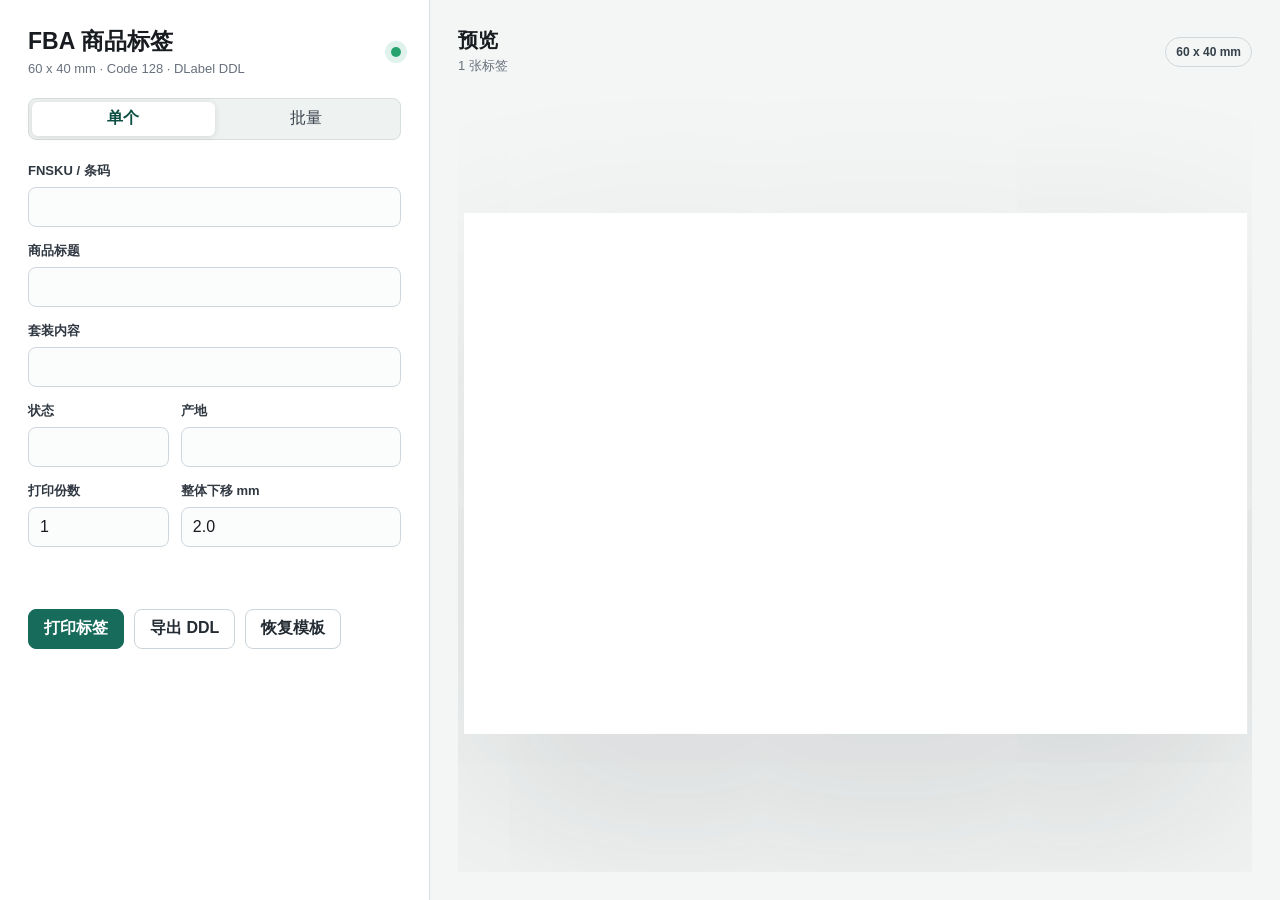
<file: amazon-fba-label-tool-web-blank/index.html>
<!doctype html>
<html lang="zh-CN">
  <head>
    <meta charset="utf-8" />
    <meta name="viewport" content="width=device-width, initial-scale=1" />
    <title>Amazon FBA 商品标签工具</title>
    <meta
      name="description"
      content="在线生成美国 Amazon FBA 商品标签，支持 FNSKU Code 128 条码、60 x 40 mm 打印、批量输入和 DLabel DDL 导出。"
    />
    <meta name="theme-color" content="#176b5b" />
    <link rel="icon" href="./assets/icon.svg" type="image/svg+xml" />
    <link rel="apple-touch-icon" href="./assets/icon.png" />
    <link rel="manifest" href="./manifest.webmanifest" />
    <link rel="stylesheet" href="./styles.css?v=20260511-1" />
  </head>
  <body>
    <main class="app-shell">
      <section class="control-panel" aria-label="标签字段">
        <div class="brand-row">
          <div>
            <h1>FBA 商品标签</h1>
            <p>60 x 40 mm · Code 128 · DLabel DDL</p>
          </div>
          <span class="status-dot" aria-hidden="true"></span>
        </div>

        <div class="segmented" role="tablist" aria-label="输入模式">
          <button class="segment active" type="button" data-mode="single" role="tab" aria-selected="true">
            单个
          </button>
          <button class="segment" type="button" data-mode="batch" role="tab" aria-selected="false">
            批量
          </button>
        </div>

        <form class="form-grid" id="singleForm">
          <label class="field">
            <span>FNSKU / 条码</span>
            <input id="fnsku" autocomplete="off" spellcheck="false" value="" />
          </label>

          <label class="field">
            <span>商品标题</span>
            <input
              id="titleText"
              autocomplete="off"
              spellcheck="false"
              value=""
            />
          </label>

          <label class="field">
            <span>套装内容</span>
            <input
              id="contentsText"
              autocomplete="off"
              spellcheck="false"
              value=""
            />
          </label>

          <div class="split-fields">
            <label class="field">
              <span>状态</span>
              <input id="conditionText" autocomplete="off" spellcheck="false" value="" />
            </label>
            <label class="field">
              <span>产地</span>
              <input id="originText" autocomplete="off" spellcheck="false" value="" />
            </label>
          </div>

          <div class="split-fields">
            <label class="field">
              <span>打印份数</span>
              <input id="quantity" type="number" min="1" max="500" value="1" />
            </label>
            <label class="field">
              <span>整体下移 mm</span>
              <input id="verticalOffset" type="number" min="-2" max="5" step="0.1" value="2.0" />
            </label>
          </div>
        </form>

        <form class="form-grid hidden" id="batchForm">
          <label class="field">
            <span>批量数据</span>
            <textarea
              id="batchInput"
              spellcheck="false"
              placeholder="FNSKU<Tab>商品标题<Tab>套装内容"
            ></textarea>
          </label>
          <div class="split-fields">
            <label class="field">
              <span>状态</span>
              <input id="batchConditionText" autocomplete="off" spellcheck="false" value="" />
            </label>
            <label class="field">
              <span>产地</span>
              <input id="batchOriginText" autocomplete="off" spellcheck="false" value="" />
            </label>
          </div>
          <label class="field compact">
            <span>整体下移 mm</span>
            <input id="batchVerticalOffset" type="number" min="-2" max="5" step="0.1" value="2.0" />
          </label>
        </form>

        <p class="validation" id="validationMessage" role="status" aria-live="polite"></p>

        <div class="actions">
          <button class="primary" id="printButton" type="button">打印标签</button>
          <button id="downloadButton" type="button">导出 DDL</button>
          <button id="resetButton" type="button">恢复模板</button>
        </div>
      </section>

      <section class="preview-panel" aria-label="标签预览">
        <div class="preview-header">
          <div>
            <h2>预览</h2>
            <p id="previewMeta">1 张标签</p>
          </div>
          <span class="size-pill">60 x 40 mm</span>
        </div>

        <div class="preview-stage">
          <div class="preview-holder" id="previewHolder"></div>
        </div>
      </section>
    </main>

    <section id="printArea" aria-hidden="true"></section>

    <script src="./app.js?v=20260511-1"></script>
  </body>
</html>
</file>
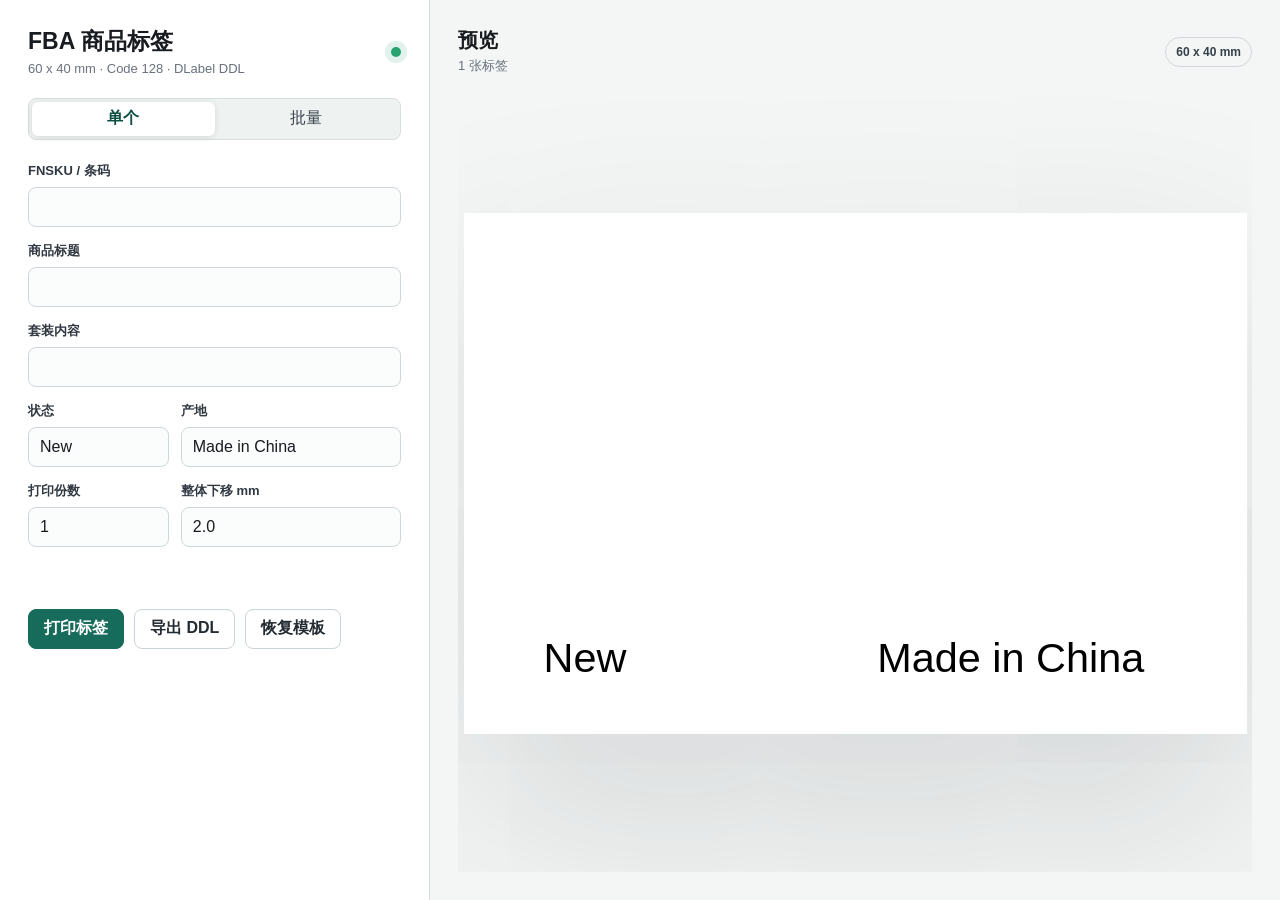
<file: amazon-fba-label-tool-web/index.html>
<!doctype html>
<html lang="zh-CN">
  <head>
    <meta charset="utf-8" />
    <meta name="viewport" content="width=device-width, initial-scale=1" />
    <title>Amazon FBA 商品标签工具</title>
    <meta
      name="description"
      content="在线生成美国 Amazon FBA 商品标签，支持 FNSKU Code 128 条码、60 x 40 mm 打印、批量输入和 DLabel DDL 导出。"
    />
    <meta name="theme-color" content="#176b5b" />
    <link rel="icon" href="./assets/icon.svg" type="image/svg+xml" />
    <link rel="apple-touch-icon" href="./assets/icon.png" />
    <link rel="manifest" href="./manifest.webmanifest" />
    <link rel="stylesheet" href="./styles.css?v=20260810-1" />
  </head>
  <body>
    <main class="app-shell">
      <section class="control-panel" aria-label="标签字段">
        <div class="brand-row">
          <div>
            <h1>FBA 商品标签</h1>
            <p>60 x 40 mm · Code 128 · DLabel DDL</p>
          </div>
          <span class="status-dot" aria-hidden="true"></span>
        </div>

        <div class="segmented" role="tablist" aria-label="输入模式">
          <button class="segment active" type="button" data-mode="single" role="tab" aria-selected="true">
            单个
          </button>
          <button class="segment" type="button" data-mode="batch" role="tab" aria-selected="false">
            批量
          </button>
        </div>

        <form class="form-grid" id="singleForm">
          <label class="field">
            <span>FNSKU / 条码</span>
            <input id="fnsku" autocomplete="off" spellcheck="false" value="" />
          </label>

          <label class="field">
            <span>商品标题</span>
            <input
              id="titleText"
              autocomplete="off"
              spellcheck="false"
              value=""
            />
          </label>

          <label class="field">
            <span>套装内容</span>
            <input
              id="contentsText"
              autocomplete="off"
              spellcheck="false"
              value=""
            />
          </label>

          <div class="split-fields">
            <label class="field">
              <span>状态</span>
              <input id="conditionText" autocomplete="off" spellcheck="false" value="New" />
            </label>
            <label class="field">
              <span>产地</span>
              <input id="originText" autocomplete="off" spellcheck="false" value="Made in China" />
            </label>
          </div>

          <div class="split-fields">
            <label class="field">
              <span>打印份数</span>
              <input id="quantity" type="number" min="1" max="500" value="1" />
            </label>
            <label class="field">
              <span>整体下移 mm</span>
              <input id="verticalOffset" type="number" min="-2" max="5" step="0.1" value="2.0" />
            </label>
          </div>
        </form>

        <form class="form-grid hidden" id="batchForm">
          <label class="field">
            <span>批量数据</span>
            <textarea
              id="batchInput"
              spellcheck="false"
              placeholder="FNSKU<Tab>商品标题<Tab>套装内容"
            ></textarea>
          </label>
          <div class="split-fields">
            <label class="field">
              <span>状态</span>
              <input id="batchConditionText" autocomplete="off" spellcheck="false" value="New" />
            </label>
            <label class="field">
              <span>产地</span>
              <input id="batchOriginText" autocomplete="off" spellcheck="false" value="Made in China" />
            </label>
          </div>
          <label class="field compact">
            <span>整体下移 mm</span>
            <input id="batchVerticalOffset" type="number" min="-2" max="5" step="0.1" value="2.0" />
          </label>
        </form>

        <p class="validation" id="validationMessage" role="status" aria-live="polite"></p>

        <div class="actions">
          <button class="primary" id="printButton" type="button">打印标签</button>
          <button id="downloadButton" type="button">导出 DDL</button>
          <button id="resetButton" type="button">恢复模板</button>
        </div>
      </section>

      <section class="preview-panel" aria-label="标签预览">
        <div class="preview-header">
          <div>
            <h2>预览</h2>
            <p id="previewMeta">1 张标签</p>
          </div>
          <span class="size-pill">60 x 40 mm</span>
        </div>

        <div class="preview-stage">
          <div class="preview-holder" id="previewHolder"></div>
        </div>
      </section>
    </main>

    <section id="printArea" aria-hidden="true"></section>

    <script src="./app.js?v=20260904-2"></script>
  </body>
</html>
</file>
<file: amazon-fba-label-tool-web-blank/styles.css>
:root {
  color-scheme: light;
  --ink: #181b1f;
  --muted: #68717d;
  --line: #d9dee5;
  --panel: #ffffff;
  --page: #f4f6f5;
  --accent: #176b5b;
  --accent-strong: #0d4f43;
  --warning: #b45b18;
  --shadow: 0 22px 60px rgba(31, 40, 50, 0.16);
}

* {
  box-sizing: border-box;
}

html,
body {
  margin: 0;
  min-height: 100%;
}

body {
  background: var(--page);
  color: var(--ink);
  font-family: Inter, -apple-system, BlinkMacSystemFont, "Segoe UI", "PingFang SC",
    "Hiragino Sans GB", "Microsoft YaHei", Arial, sans-serif;
}

button,
input,
textarea {
  font: inherit;
}

.app-shell {
  display: grid;
  grid-template-columns: minmax(340px, 430px) minmax(520px, 1fr);
  min-height: 100vh;
}

.control-panel {
  align-content: start;
  background: var(--panel);
  border-right: 1px solid var(--line);
  display: grid;
  gap: 22px;
  padding: 28px;
}

.brand-row,
.preview-header {
  align-items: center;
  display: flex;
  justify-content: space-between;
  gap: 18px;
}

h1,
h2,
p {
  margin: 0;
}

h1 {
  font-size: 23px;
  letter-spacing: 0;
  line-height: 1.2;
}

h2 {
  font-size: 20px;
  letter-spacing: 0;
  line-height: 1.2;
}

.brand-row p,
.preview-header p {
  color: var(--muted);
  font-size: 13px;
  margin-top: 5px;
}

.status-dot {
  background: #28a36f;
  border-radius: 999px;
  box-shadow: 0 0 0 6px rgba(40, 163, 111, 0.14);
  flex: 0 0 auto;
  height: 10px;
  width: 10px;
}

.segmented {
  background: #eef2f0;
  border: 1px solid #d7dfda;
  border-radius: 8px;
  display: grid;
  grid-template-columns: 1fr 1fr;
  padding: 3px;
}

.segment {
  background: transparent;
  border: 0;
  border-radius: 6px;
  color: #39424d;
  cursor: pointer;
  height: 34px;
}

.segment.active {
  background: #ffffff;
  box-shadow: 0 1px 6px rgba(30, 42, 52, 0.12);
  color: var(--accent-strong);
  font-weight: 650;
}

.form-grid {
  display: grid;
  gap: 15px;
}

.field {
  display: grid;
  gap: 7px;
}

.field span {
  color: #303842;
  font-size: 13px;
  font-weight: 650;
}

.field input,
.field textarea {
  background: #fbfcfc;
  border: 1px solid #cfd7dd;
  border-radius: 8px;
  color: var(--ink);
  outline: none;
  padding: 10px 11px;
  transition: border-color 160ms ease, box-shadow 160ms ease, background 160ms ease;
  width: 100%;
}

.field input:focus,
.field textarea:focus {
  background: #ffffff;
  border-color: var(--accent);
  box-shadow: 0 0 0 3px rgba(23, 107, 91, 0.14);
}

.field textarea {
  min-height: 164px;
  resize: vertical;
}

.field.compact {
  max-width: 150px;
}

.split-fields {
  display: grid;
  gap: 12px;
  grid-template-columns: minmax(0, 0.78fr) minmax(0, 1.22fr);
}

.validation {
  color: var(--warning);
  font-size: 13px;
  min-height: 18px;
}

.actions {
  display: flex;
  flex-wrap: wrap;
  gap: 10px;
}

.actions button {
  align-items: center;
  border: 1px solid #cbd4d9;
  border-radius: 8px;
  background: #ffffff;
  color: #232b33;
  cursor: pointer;
  display: inline-flex;
  font-weight: 650;
  min-height: 40px;
  padding: 0 15px;
}

.actions button.primary {
  background: var(--accent);
  border-color: var(--accent);
  color: #ffffff;
}

.actions button.primary:hover {
  background: var(--accent-strong);
}

.actions button:hover {
  border-color: #9cabb5;
}

.preview-panel {
  display: grid;
  grid-template-rows: auto 1fr;
  min-width: 0;
  padding: 28px;
}

.size-pill {
  border: 1px solid #cfd7dd;
  border-radius: 999px;
  color: #34404a;
  font-size: 12px;
  font-weight: 700;
  padding: 7px 10px;
}

.preview-stage {
  align-items: center;
  display: grid;
  justify-content: center;
  min-height: 0;
  overflow: auto;
  padding: 30px 0;
}

.preview-holder {
  --scale: 3.45;
  height: calc(40mm * var(--scale));
  position: relative;
  width: calc(60mm * var(--scale));
}

.preview-holder .fba-label {
  box-shadow: var(--shadow);
  transform: scale(var(--scale));
  transform-origin: left top;
}

.fba-label {
  background: #ffffff;
  color: #000000;
  font-family: Arial, Helvetica, sans-serif;
  height: 40mm;
  overflow: hidden;
  position: relative;
  width: 60mm;
}

.barcode-zone {
  align-items: center;
  display: flex;
  flex-direction: column;
  height: 17.2mm;
  left: 2.82mm;
  position: absolute;
  top: 2.35mm;
  width: 54.43mm;
}

.barcode-svg {
  display: block;
  height: 12.2mm;
  overflow: visible;
  width: 100%;
}

.code-text {
  display: block;
  font-size: 6pt;
  line-height: 3.2mm;
  margin-top: 0.85mm;
  max-width: 54.43mm;
  overflow: hidden;
  text-align: center;
  white-space: nowrap;
  width: 100%;
}

.label-line {
  left: 0;
  overflow: hidden;
  position: absolute;
  text-align: center;
  text-overflow: clip;
  white-space: nowrap;
}

.label-product {
  height: 8.65mm;
  left: 1.5mm;
  overflow: hidden;
  position: absolute;
  text-align: center;
  top: 20.15mm;
  width: 57mm;
}

.product-svg {
  display: block;
  height: 100%;
  overflow: visible;
  width: 100%;
}

.product-line {
  fill: #000000;
  letter-spacing: 0;
}

.label-condition,
.label-origin {
  font-size: 9pt;
  height: 4.5mm;
  line-height: 4.5mm;
  top: 29.98mm;
}

.label-condition {
  left: 6.1mm;
  text-align: left;
  width: 15mm;
}

.label-origin {
  left: 31.7mm;
  text-align: left;
  width: 23.28mm;
}

.hidden {
  display: none;
}

#printArea {
  display: none;
}

@media (max-width: 960px) {
  .app-shell {
    grid-template-columns: 1fr;
  }

  .control-panel {
    border-right: 0;
    border-bottom: 1px solid var(--line);
  }

  .preview-panel {
    min-height: 560px;
  }
}

@media (max-width: 580px) {
  .control-panel,
  .preview-panel {
    padding: 20px;
  }

  .split-fields {
    grid-template-columns: 1fr;
  }

  .preview-holder {
    --scale: 2.22;
  }
}

@page {
  size: 60mm 40mm;
  margin: 0;
}

@media print {
  html,
  body {
    background: #ffffff;
    height: auto;
    margin: 0;
    padding: 0;
  }

  .app-shell {
    display: none;
  }

  #printArea {
    display: block;
  }

  .print-page {
    break-after: page;
    height: 40mm;
    page-break-after: always;
    width: 60mm;
  }

  .print-page:last-child {
    break-after: auto;
    page-break-after: auto;
  }

  .fba-label {
    box-shadow: none;
    height: 40mm;
    width: 60mm;
  }
}
</file>
<file: amazon-fba-label-tool-web/styles.css>
:root {
  color-scheme: light;
  --ink: #181b1f;
  --muted: #68717d;
  --line: #d9dee5;
  --panel: #ffffff;
  --page: #f4f6f5;
  --accent: #176b5b;
  --accent-strong: #0d4f43;
  --warning: #b45b18;
  --shadow: 0 22px 60px rgba(31, 40, 50, 0.16);
}

* {
  box-sizing: border-box;
}

html,
body {
  margin: 0;
  min-height: 100%;
}

body {
  background: var(--page);
  color: var(--ink);
  font-family: Inter, -apple-system, BlinkMacSystemFont, "Segoe UI", "PingFang SC",
    "Hiragino Sans GB", "Microsoft YaHei", Arial, sans-serif;
}

button,
input,
textarea {
  font: inherit;
}

.app-shell {
  display: grid;
  grid-template-columns: minmax(340px, 430px) minmax(520px, 1fr);
  min-height: 100vh;
}

.control-panel {
  align-content: start;
  background: var(--panel);
  border-right: 1px solid var(--line);
  display: grid;
  gap: 22px;
  padding: 28px;
}

.brand-row,
.preview-header {
  align-items: center;
  display: flex;
  justify-content: space-between;
  gap: 18px;
}

h1,
h2,
p {
  margin: 0;
}

h1 {
  font-size: 23px;
  letter-spacing: 0;
  line-height: 1.2;
}

h2 {
  font-size: 20px;
  letter-spacing: 0;
  line-height: 1.2;
}

.brand-row p,
.preview-header p {
  color: var(--muted);
  font-size: 13px;
  margin-top: 5px;
}

.status-dot {
  background: #28a36f;
  border-radius: 999px;
  box-shadow: 0 0 0 6px rgba(40, 163, 111, 0.14);
  flex: 0 0 auto;
  height: 10px;
  width: 10px;
}

.segmented {
  background: #eef2f0;
  border: 1px solid #d7dfda;
  border-radius: 8px;
  display: grid;
  grid-template-columns: 1fr 1fr;
  padding: 3px;
}

.segment {
  background: transparent;
  border: 0;
  border-radius: 6px;
  color: #39424d;
  cursor: pointer;
  height: 34px;
}

.segment.active {
  background: #ffffff;
  box-shadow: 0 1px 6px rgba(30, 42, 52, 0.12);
  color: var(--accent-strong);
  font-weight: 650;
}

.form-grid {
  display: grid;
  gap: 15px;
}

.field {
  display: grid;
  gap: 7px;
}

.field span {
  color: #303842;
  font-size: 13px;
  font-weight: 650;
}

.field input,
.field textarea {
  background: #fbfcfc;
  border: 1px solid #cfd7dd;
  border-radius: 8px;
  color: var(--ink);
  outline: none;
  padding: 10px 11px;
  transition: border-color 160ms ease, box-shadow 160ms ease, background 160ms ease;
  width: 100%;
}

.field input:focus,
.field textarea:focus {
  background: #ffffff;
  border-color: var(--accent);
  box-shadow: 0 0 0 3px rgba(23, 107, 91, 0.14);
}

.field textarea {
  min-height: 164px;
  resize: vertical;
}

.field.compact {
  max-width: 150px;
}

.split-fields {
  display: grid;
  gap: 12px;
  grid-template-columns: minmax(0, 0.78fr) minmax(0, 1.22fr);
}

.validation {
  color: var(--warning);
  font-size: 13px;
  min-height: 18px;
}

.actions {
  display: flex;
  flex-wrap: wrap;
  gap: 10px;
}

.actions button {
  align-items: center;
  border: 1px solid #cbd4d9;
  border-radius: 8px;
  background: #ffffff;
  color: #232b33;
  cursor: pointer;
  display: inline-flex;
  font-weight: 650;
  min-height: 40px;
  padding: 0 15px;
}

.actions button.primary {
  background: var(--accent);
  border-color: var(--accent);
  color: #ffffff;
}

.actions button.primary:hover {
  background: var(--accent-strong);
}

.actions button:hover {
  border-color: #9cabb5;
}

.preview-panel {
  display: grid;
  grid-template-rows: auto 1fr;
  min-width: 0;
  padding: 28px;
}

.size-pill {
  border: 1px solid #cfd7dd;
  border-radius: 999px;
  color: #34404a;
  font-size: 12px;
  font-weight: 700;
  padding: 7px 10px;
}

.preview-stage {
  align-items: center;
  display: grid;
  justify-content: center;
  min-height: 0;
  overflow: auto;
  padding: 30px 0;
}

.preview-holder {
  --scale: 3.45;
  height: calc(40mm * var(--scale));
  position: relative;
  width: calc(60mm * var(--scale));
}

.preview-holder .fba-label {
  box-shadow: var(--shadow);
  transform: scale(var(--scale));
  transform-origin: left top;
}

.fba-label {
  background: #ffffff;
  color: #000000;
  font-family: Arial, Helvetica, sans-serif;
  height: 40mm;
  overflow: hidden;
  position: relative;
  width: 60mm;
}

.barcode-zone {
  align-items: center;
  display: flex;
  flex-direction: column;
  height: 17.2mm;
  left: 2.82mm;
  position: absolute;
  top: 2.35mm;
  width: 54.43mm;
}

.barcode-svg {
  display: block;
  height: 12.2mm;
  overflow: visible;
  width: 100%;
}

.code-text {
  display: block;
  font-size: 6pt;
  line-height: 3.2mm;
  margin-top: 0.85mm;
  max-width: 54.43mm;
  overflow: hidden;
  text-align: center;
  white-space: nowrap;
  width: 100%;
}

.label-line {
  left: 0;
  overflow: hidden;
  position: absolute;
  text-align: center;
  text-overflow: clip;
  white-space: nowrap;
}

.label-product {
  height: 8.65mm;
  left: 1.5mm;
  overflow: hidden;
  position: absolute;
  text-align: center;
  top: 20.15mm;
  width: 57mm;
}

.product-svg {
  display: block;
  height: 100%;
  overflow: visible;
  width: 100%;
}

.product-line {
  fill: #000000;
  font-weight: 700;
  letter-spacing: 0;
}

.label-condition,
.label-origin {
  font-size: 9pt;
  height: 4.5mm;
  line-height: 4.5mm;
  top: 29.98mm;
}

.label-condition {
  left: 6.1mm;
  text-align: left;
  width: 15mm;
}

.label-origin {
  left: 31.7mm;
  text-align: left;
  width: 23.28mm;
}

.hidden {
  display: none;
}

#printArea {
  display: none;
}

@media (max-width: 960px) {
  .app-shell {
    grid-template-columns: 1fr;
  }

  .control-panel {
    border-right: 0;
    border-bottom: 1px solid var(--line);
  }

  .preview-panel {
    min-height: 560px;
  }
}

@media (max-width: 580px) {
  .control-panel,
  .preview-panel {
    padding: 20px;
  }

  .split-fields {
    grid-template-columns: 1fr;
  }

  .preview-holder {
    --scale: 2.22;
  }
}

@page {
  size: 60mm 40mm;
  margin: 0;
}

@media print {
  html,
  body {
    background: #ffffff;
    height: auto;
    margin: 0;
    padding: 0;
  }

  .app-shell {
    display: none;
  }

  #printArea {
    display: block;
  }

  .print-page {
    break-after: page;
    height: 40mm;
    page-break-after: always;
    width: 60mm;
  }

  .print-page:last-child {
    break-after: auto;
    page-break-after: auto;
  }

  .fba-label {
    box-shadow: none;
    height: 40mm;
    width: 60mm;
  }
}
</file>
